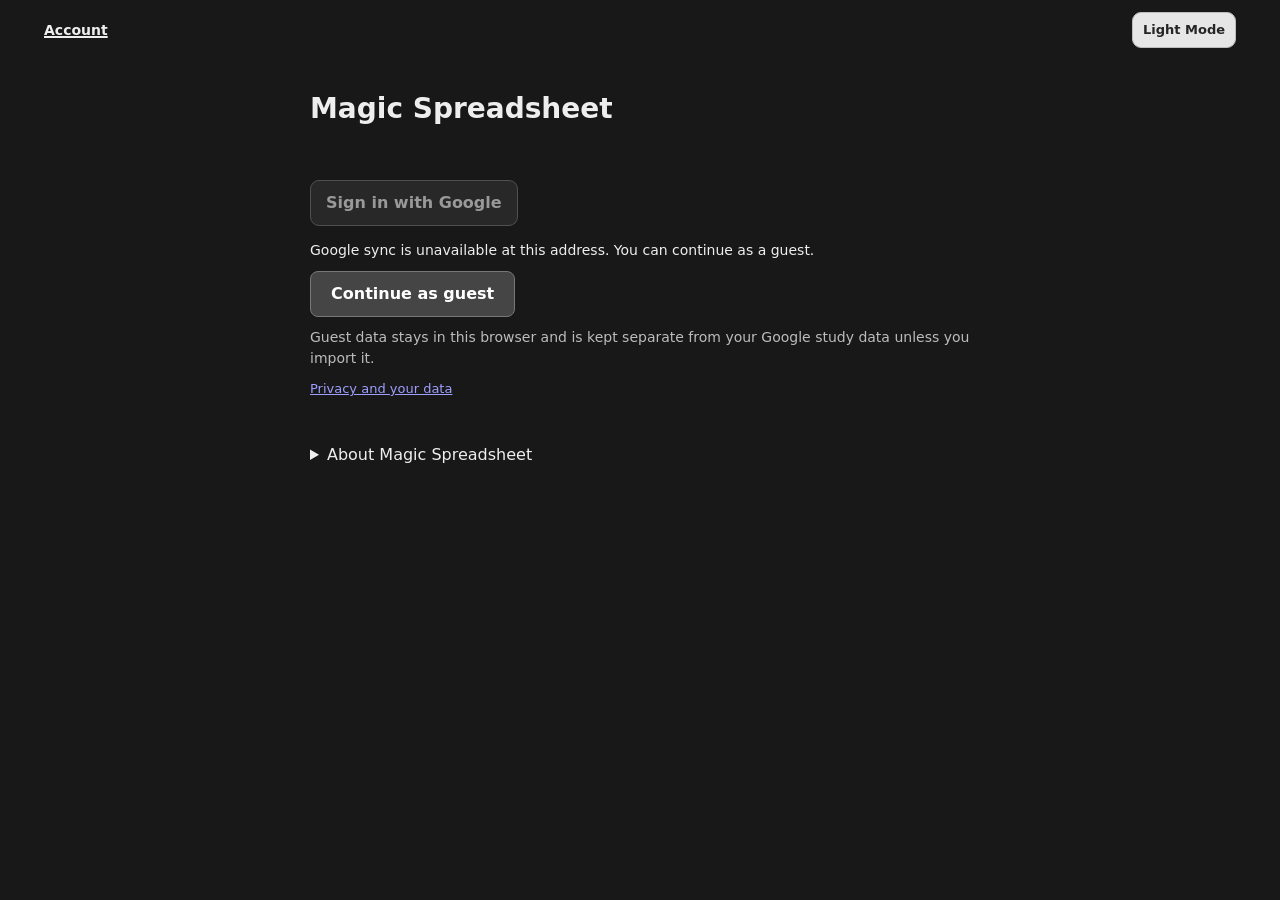
<file: index.html>
<!doctype html><html lang="en" data-theme="dark"><head><meta charset="utf-8"><meta name="viewport" content="width=device-width,initial-scale=1"><title>Magic Spreadsheet</title><script src="theme.js?v=20261026-local-study-1"></script><link rel="stylesheet" href="style.css?v=20261026-local-study-1"></head><body>
<div class="app-bar"><nav aria-label="Main navigation"><a id="home-link" href="#home" hidden>Home</a><a id="back-to-chart" href="#chart" hidden>← Back to chart</a><a id="account-link" href="#account">Account</a></nav><button id="theme-toggle" type="button">Light Mode</button></div>
<p id="session-loading" class="sync-status" role="status" hidden>Opening your study data…</p>
<section id="account-view" class="google-account" aria-labelledby="account-title" hidden><h1 id="account-title" tabindex="-1">Magic Spreadsheet</h1>
<section class="google-signin" aria-label="Sign-in options">

<p id="google-signin-status" role="status"></p><p id="account-save-status" role="status" hidden></p>
<div class="google-actions"><button id="sync-connect" type="button" disabled>Sign in with Google</button><button id="sync-cancel" type="button" class="secondary" hidden>Cancel connection</button></div>
<p id="sync-guidance" class="signin-description">Your study data saves automatically to Google Sheets</p>
<a id="sync-file-link" target="_blank" rel="noopener noreferrer" hidden>View study data in Google Sheets</a>
<div id="sync-recovery" hidden><p>There are unsynced changes on this device.</p><label>Local copy <select id="sync-recoveries"></select></label><button id="sync-recover" type="button">Recover selected local copy</button><button id="sync-keep-cloud" type="button">Open Google copy and keep local copies for later</button></div>
<div id="sync-conflict" hidden><p>Both versions are preserved. Export a copy before choosing if you want to compare them.</p><select id="sync-copies" aria-label="Google copies"></select><button id="sync-export-copy" type="button">Export selected Google copy</button><button id="sync-use-cloud" type="button">Continue with selected Google copy</button><button id="sync-use-local" type="button">Continue with this device’s copy</button></div>
<button id="sync-retry" class="secondary" type="button" hidden>Retry sync</button>
<div id="account-exit" class="google-actions account-exit" hidden><button id="google-signout" type="button" class="secondary" hidden>Sign out</button></div>
<p><a id="open-chart" class="open-chart" href="#chart">Continue as guest</a></p>
<p class="muted signin-description">Guest data stays in this browser and is kept separate from your Google study data unless you import it.</p>
<p class="muted"><a href="privacy.html">Privacy and your data</a></p></section><details class="about-study"><summary>About Magic Spreadsheet</summary><p>A study tool inspired by Ali Abdaal’s revision chart and question-based study approach. Choose a question set, review its questions, then chart your progress.</p><a href="https://aliabdaal.com/studying/how-to-study-spaced-repetition-and-my-magic-spreadsheet-system/">Read the magic spreadsheet guide</a><p><a href="https://www.youtube.com/watch?v=iIyDJK_SAjs&amp;t=6s">How to Study for Exams with Google Sheets</a></p><p>It is a hybrid of the two techniques from the above links. It uses the scheduling technique from the first link, and question sets like in the second link, combined into a single automated tool.</p></details></section>
<div id="save-indicator" class="sync-status" hidden><span id="sync-status" role="status">Guest mode · saved in this browser</span> <button id="sync-reconnect" type="button" class="secondary" hidden>Reconnect Google</button> <a id="sync-attention" href="#account" hidden>Review account</a></div>
<div id="status" role="status" aria-live="polite"></div><div class="undo-bar"><button id="undo" class="secondary" hidden>Undo last mark</button></div>
<section id="chart-view" class="overview" aria-labelledby="overview-title" hidden><h2 id="overview-title" tabindex="-1">Progress chart</h2><div class="set-create"><form id="new-set"><label for="set-name">New question set</label><input id="set-name" required placeholder="e.g. Biology · Cell structure"><button>Create question set</button><button id="sample" class="secondary" type="button">Load sample set</button></form></div><button id="chart-progress" disabled>Chart Progress</button><div class="history-actions"><button id="delete-entry" class="secondary" disabled>Delete Entry</button><button id="undo-entry" class="secondary" hidden>Undo Entry Deletion</button><button id="undo-set" class="secondary" hidden>Undo set deletion</button><span id="entry-selection" class="muted" aria-live="polite">Select a dated cell to delete only its progress entry.</span></div><div id="overview-scroll" class="overview-scroll" tabindex="0" role="region" aria-label="Scrollable history for all subjects"><table id="history-grid"><caption class="sr-only">All question sets with successive progress entries. Dates belong to individual cells, not shared calendar columns.</caption><tbody id="history"></tbody></table></div><p id="history-empty" class="muted">Create a question set to start your overview.</p><p class="muted legend">Chart color represents percent of questions marked green. <span class="grade-key" tabindex="0" title="A: 90% and above green">Green: A<span class="sr-only"> — 90% and above green</span></span> <span class="grade-key" tabindex="0" title="B: 80% to below 90% green">Light green: B<span class="sr-only"> — 80% to below 90% green</span></span> <span class="grade-key" tabindex="0" title="C: 70% to below 80% green">Yellow: C<span class="sr-only"> — 70% to below 80% green</span></span> <span class="grade-key" tabindex="0" title="D: 60% to below 70% green">Orange: D<span class="sr-only"> — 60% to below 70% green</span></span> <span class="grade-key" tabindex="0" title="F: below 60% green">Red: F<span class="sr-only"> — below 60% green</span></span>.</p><details class="data-tools"><summary>Backup and restore</summary><h2>Your data</h2><button id="export" class="secondary">Export backup</button><label class="file-label">Restore backup<input id="restore" type="file" accept=".json,application/json"></label><p class="muted">Restoring replaces the current study data after confirmation. When signed in, the restored data will also save to Google Sheets. Use two-column import to add questions.</p></details></section>
<main id="detail-view" class="detail-view" hidden><div id="workspace" hidden><div class="set-header"><div><h2 id="title" tabindex="-1"></h2></div><div class="actions"><button id="add-question" class="secondary">Add question</button><button id="rename" class="secondary">Rename set</button></div></div><section class="stats" id="stats"></section>

<section><div class="section-header"><h3 class="sr-only">Questions</h3><button id="undo-question" class="secondary" hidden>Undo question deletion</button><label><input id="difficult-only" type="checkbox"> Difficult only (red)</label></div><div id="questions"></div></section>
<details id="editor-panel" class="panel"><summary id="editor-title">Add a question</summary><form id="editor"><label for="question">Question or concept prompt</label><textarea id="question" required rows="2"></textarea><label for="answer">Answer or explanation</label><textarea id="answer" required rows="3"></textarea><div class="actions"><button id="save-item">Add question</button><button id="delete-question" type="button" class="secondary" hidden>Delete question</button><button id="cancel-edit" type="button" class="secondary" hidden>Cancel edit</button></div></form></details>
<details id="import-panel" class="panel"><summary>Import questions</summary><p class="muted">Paste two columns from a spreadsheet, or choose a CSV/TSV file. Optional header: Question, Answer. Quoted commas and multiline answers are supported. Import appends questions; headings and blank answers are rejected.</p><form id="import"><label for="pairs">Two-column text</label><textarea id="pairs" rows="4" placeholder="Question&#9;Answer"></textarea><label class="file-label">Choose CSV or TSV<input id="pairs-file" type="file" accept=".csv,.tsv,.txt,text/csv,text/plain"></label><button>Import into this set</button></form></details></div></main>
<script type="module" src="app.js?v=20261026-local-study-1"></script></body></html>
</file>
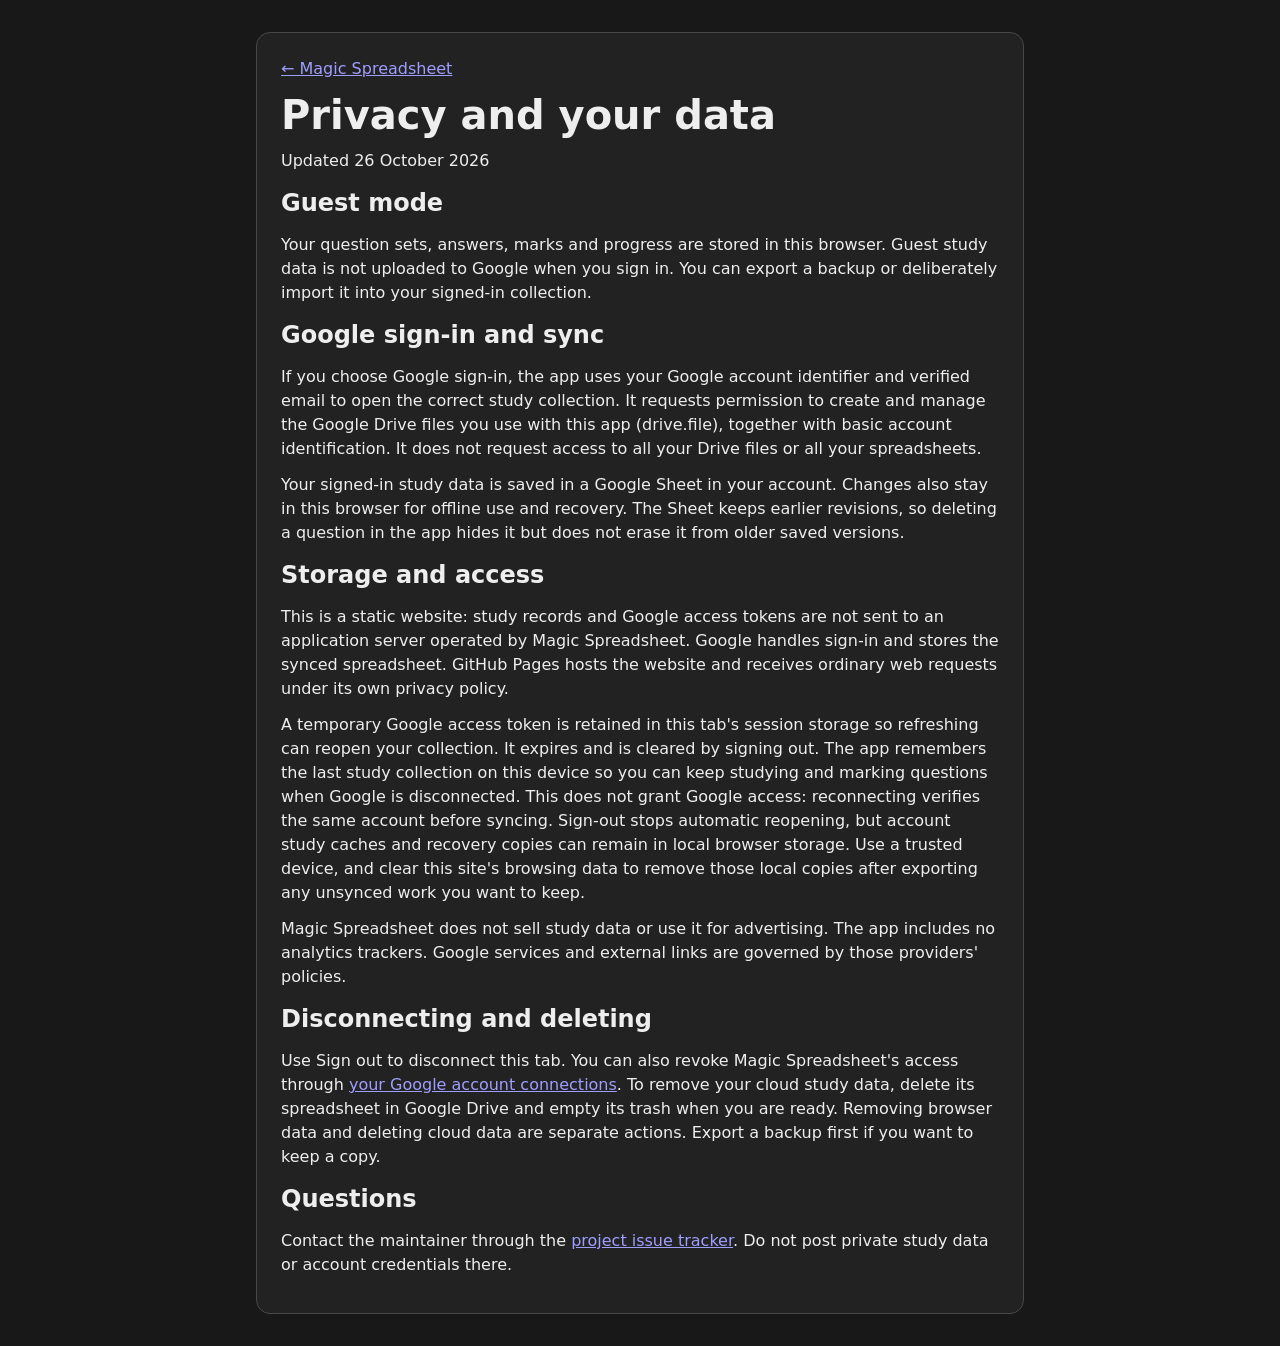
<file: privacy.html>
<!doctype html>
<html lang="en" data-theme="dark"><head><meta charset="utf-8"><meta name="viewport" content="width=device-width,initial-scale=1"><title>Privacy · Magic Spreadsheet</title><script src="theme.js?v=20261026-local-study-1"></script><link rel="stylesheet" href="style.css?v=20261026-local-study-1"></head><body>
<main class="panel" style="max-width:48rem;margin:2rem auto;padding:1.5rem">
<a href="./">← Magic Spreadsheet</a><h1>Privacy and your data</h1><p>Updated 26 October 2026</p>
<h2>Guest mode</h2><p>Your question sets, answers, marks and progress are stored in this browser. Guest study data is not uploaded to Google when you sign in. You can export a backup or deliberately import it into your signed-in collection.</p>
<h2>Google sign-in and sync</h2><p>If you choose Google sign-in, the app uses your Google account identifier and verified email to open the correct study collection. It requests permission to create and manage the Google Drive files you use with this app (drive.file), together with basic account identification. It does not request access to all your Drive files or all your spreadsheets.</p>
<p>Your signed-in study data is saved in a Google Sheet in your account. Changes also stay in this browser for offline use and recovery. The Sheet keeps earlier revisions, so deleting a question in the app hides it but does not erase it from older saved versions.</p>
<h2>Storage and access</h2><p>This is a static website: study records and Google access tokens are not sent to an application server operated by Magic Spreadsheet. Google handles sign-in and stores the synced spreadsheet. GitHub Pages hosts the website and receives ordinary web requests under its own privacy policy.</p>
<p>A temporary Google access token is retained in this tab's session storage so refreshing can reopen your collection. It expires and is cleared by signing out. The app remembers the last study collection on this device so you can keep studying and marking questions when Google is disconnected. This does not grant Google access: reconnecting verifies the same account before syncing. Sign-out stops automatic reopening, but account study caches and recovery copies can remain in local browser storage. Use a trusted device, and clear this site's browsing data to remove those local copies after exporting any unsynced work you want to keep.</p>
<p>Magic Spreadsheet does not sell study data or use it for advertising. The app includes no analytics trackers. Google services and external links are governed by those providers' policies.</p>
<h2>Disconnecting and deleting</h2><p>Use Sign out to disconnect this tab. You can also revoke Magic Spreadsheet's access through <a href="https://myaccount.google.com/connections">your Google account connections</a>. To remove your cloud study data, delete its spreadsheet in Google Drive and empty its trash when you are ready. Removing browser data and deleting cloud data are separate actions. Export a backup first if you want to keep a copy.</p>
<h2>Questions</h2><p>Contact the maintainer through the <a href="https://github.com/Leo-U/magic-spreadsheet/issues">project issue tracker</a>. Do not post private study data or account credentials there.</p>
</main></body></html>
</file>
<file: style.css>
:root{font-family:system-ui,sans-serif;color:#233c38;background:#f3f5f0;line-height:1.5}*{box-sizing:border-box}body{margin:0}header{padding:32px max(24px,calc((100vw - 1240px)/2));background:#153e37;color:#fff;display:flex;justify-content:space-between;align-items:center;gap:20px}h1{font-size:clamp(28px,4vw,40px);margin:4px 0}h2,h3,p{margin:0 0 12px}h2{font-size:24px}h3{font-size:19px}.eyebrow{font-size:11px;letter-spacing:2px;font-weight:700;color:#acd6bc}.badge{border:1px solid #7ba698;border-radius:30px;padding:8px 14px;white-space:nowrap;font-size:13px}.notice{background:#e2ebdf;padding:14px 24px;text-align:center;font-size:14px}.layout{max-width:1240px;margin:24px auto;padding:0 24px;display:grid;grid-template-columns:260px minmax(0,1fr);gap:32px}aside{align-self:start}aside h2{font-size:17px}main{min-width:0}nav{display:grid;gap:8px;margin-bottom:24px}button,input,textarea{font:inherit}button,.file-label{min-height:44px}button{cursor:pointer;border:1px solid transparent;background:#20634f;color:#fff;border-radius:9px;padding:10px 15px;font-weight:600}button:hover{filter:brightness(.94)}button:disabled{opacity:.5;cursor:not-allowed}.secondary{background:#fff;color:#285046;border-color:#c9d5cb}nav button{text-align:left;overflow-wrap:anywhere}.active{background:#d9e9d7;border-color:#20634f;color:#173c30}aside button{width:100%;margin-bottom:8px}label{display:block;margin:8px 0;font-size:14px}input:not([type=checkbox]):not([type=radio]),textarea{width:100%;border:1px solid #b7c9bd;border-radius:8px;padding:11px;background:#fff;color:#233c38}input[type=checkbox],input[type=radio]{width:22px;height:22px;vertical-align:middle;margin-right:7px;accent-color:#20634f}textarea{resize:vertical}form button{margin-top:12px}.panel,.question{background:#fff;border:1px solid #dce4da;border-radius:14px;padding:22px;margin-bottom:20px}.muted{color:#52655d;font-size:13px}.set-header,.section-header,.actions{display:flex;justify-content:space-between;align-items:center;gap:14px;flex-wrap:wrap}.set-header{margin-bottom:20px}.set-header .eyebrow{color:#557e64}.stats{display:grid;grid-template-columns:repeat(3,1fr);gap:12px;margin-bottom:22px}.stat{background:#e6ecdf;padding:18px;border-radius:12px}.stat strong{font-size:28px;display:block}.history{display:flex;gap:10px;overflow-x:auto;padding:6px 0 14px}.snapshot{flex:0 0 130px;border-radius:9px;padding:12px;color:#26322a;font-size:12px}.snapshot strong{display:block;font-size:22px}.question h4{font-size:18px;margin:0 0 14px;white-space:pre-wrap;overflow-wrap:anywhere}.answer{white-space:pre-wrap;overflow-wrap:anywhere;border-left:3px solid #8caf99;background:#f2f6ee;padding:14px;margin:14px 0}.marks{display:flex;flex-wrap:wrap;gap:8px;margin:14px 0}.marks label{padding:9px 12px;border-radius:8px;border:1px solid #cfd8cf;margin:0;display:flex;align-items:center;min-height:44px}.green{background:#e1efdf}.yellow{background:#fff5c7}.red{background:#f7ded6}.question details{margin-top:15px}summary{cursor:pointer;min-height:44px;padding:10px 0}.review-row{padding:8px 0;border-top:1px solid #e4e9e0;font-size:13px}.file-label{border:1px dashed #b4c7b6;padding:10px;border-radius:8px;overflow-wrap:anywhere}.file-label input{font-size:12px;padding:4px;border:0}hr{border:0;border-top:1px solid #d3dfd1;margin:24px 0}footer{padding:30px;text-align:center;color:#63766b;font-size:13px}#status{max-width:1192px;margin:12px auto;padding:0 24px;color:#215d40}#status.error{color:#9c3028}button:focus-visible,input:focus-visible,textarea:focus-visible,summary:focus-visible{outline:3px solid #d59128;outline-offset:3px}[hidden]{display:none!important}@media(max-width:720px){header{padding:24px;display:block}.badge{display:inline-block;margin-top:8px}.layout{grid-template-columns:1fr;padding:0 16px;gap:24px}aside{background:#eaf0e5;padding:16px;border-radius:12px}nav{grid-template-columns:repeat(2,minmax(0,1fr))}.panel,.question{padding:16px}.stats{gap:8px}.stat{padding:12px;font-size:12px}.stat strong{font-size:24px}.section-header>button{width:100%}.actions button{flex:1}.notice{text-align:left;padding:14px 16px}}

.undo-bar{position:sticky;top:8px;z-index:2;max-width:1192px;margin:0 auto;padding:0 24px;pointer-events:none}.undo-bar button{pointer-events:auto;box-shadow:0 2px 8px #233c3820}
.overview{max-width:1240px;margin:24px auto;padding:0 24px;min-width:0}.overview h2{font-size:20px}.overview-scroll{max-width:100%;overflow:auto;isolation:isolate;border:1px solid #a9b5a6;background:#fff}#history-grid{border-collapse:separate;border-spacing:0;width:max-content;font-size:11px;line-height:16px;color:#202820}#history-grid th,#history-grid td{border-right:1px solid #a9b5a6;border-bottom:1px solid #a9b5a6;vertical-align:middle}#history-grid tr:last-child>*{border-bottom:0}#history-grid th{position:sticky;left:0;z-index:1;background:#edf1e8;width:120px;min-width:120px;max-width:120px;text-align:left;padding:0}.topic-link{display:block;width:119px;min-height:52px;border:0;border-radius:0;background:transparent;color:#233c38;text-align:left;padding:3px 6px;font-size:12px;line-height:16px;font-weight:600;overflow-wrap:anywhere}.history-cell{width:83px;min-width:83px;height:53px;padding:2px 4px;text-align:center;font-variant-numeric:tabular-nums;white-space:nowrap}.history-cell span{display:block}.no-history{padding:4px 8px;color:#60705b;font-style:italic;min-width:120px}.legend{margin-top:8px}.study-actions{margin-bottom:20px}.sr-only{position:absolute;width:1px;height:1px;padding:0;margin:-1px;overflow:hidden;clip:rect(0,0,0,0);white-space:nowrap;border:0}@media(max-width:720px){.overview{padding:0 16px}.overview h2{font-size:18px}}

#chart-progress{margin:0 0 12px}.subject-select{display:block;margin:4px 6px!important}#history-grid th .topic-link{min-height:28px;padding-top:0}

.question-heading{display:flex;align-items:flex-start;gap:8px;margin-bottom:14px}.question-heading h4{margin:0;min-width:0;flex:0 1 auto;padding-top:8px}.edit-icon{width:44px;height:44px;min-width:44px;flex:0 0 44px;padding:0;display:inline-flex;align-items:center;justify-content:center;border-color:transparent;background:transparent}.edit-icon:hover{background:#edf1e8}

.history-actions{display:flex;align-items:center;flex-wrap:wrap;gap:8px;margin-bottom:10px}#history-grid .history-cell{padding:0}.history-select{display:block;width:100%;min-width:82px;min-height:53px;padding:2px 4px;background:transparent;color:inherit;border:0;border-radius:0;font-size:11px;font-weight:400;line-height:16px}.history-select[aria-pressed="true"]{box-shadow:inset 0 0 0 2px #173e37}.history-select:focus-visible{outline:3px solid #173e37;outline-offset:-3px}

.history-cell{cursor:pointer}.history-cell.selected-cell{box-shadow:inset 0 0 0 2px #173e37}.history-cell.selected-cell .history-select{box-shadow:none}

.detail-view{max-width:940px;margin:24px auto;padding:0 24px}.back-link{display:inline-flex;align-items:center;min-height:44px;margin-bottom:18px;color:#20634f;font-weight:600}.set-create{margin:20px 0;max-width:780px}.set-create form{display:flex;align-items:end;flex-wrap:wrap;gap:8px}.set-create label{width:100%;margin:0}.set-create input{flex:1;min-width:180px}.set-create button{margin:0}.data-tools{margin-top:24px;max-width:540px}.data-tools summary{font-weight:600}.data-tools button{margin:8px 0}a.topic-link{text-decoration:underline;display:flex;align-items:center}a:focus-visible{outline:3px solid #d59128;outline-offset:2px}@media(max-width:720px){.detail-view{padding:0 16px}.set-create button{width:100%}}

.row-actions{display:flex;align-items:center;justify-content:space-between}.row-delete-set{background:transparent;color:#854036;border:0;border-radius:4px;font-size:11px;font-weight:500;padding:3px 5px;min-height:44px;white-space:nowrap}.row-delete-set:hover{background:#f5e2dd}

/* Compact spreadsheet grid: exactly one border per shared edge. */
.overview-scroll{border:0}#history-grid{border-top:1px solid #37413d;border-left:1px solid #37413d}#history-grid th,#history-grid td,#history-grid tr:last-child>*{border-right:1px solid #37413d;border-bottom:1px solid #37413d}#history-grid th{width:168px;min-width:168px;max-width:168px}.set-controls{display:grid;grid-template-columns:28px minmax(0,1fr)32px;align-items:center;gap:0;min-height:36px}.select-set{display:flex;align-items:center;justify-content:center;margin:0;width:28px;height:36px}.select-set .subject-select{width:18px;height:18px;margin:0!important}#history-grid th a.topic-link{display:block;width:auto;min-height:36px;height:36px;padding:0 2px;line-height:36px;overflow:hidden;text-overflow:ellipsis;white-space:nowrap;font-size:11px}.row-delete-set{display:flex;align-items:center;justify-content:center;width:32px;min-width:32px;height:36px;min-height:36px;padding:0;border-radius:0}#history-grid .history-cell{height:36px;width:1px;min-width:0;padding:0}.history-select{min-width:0;min-height:36px;height:36px;padding:4px;font-size:11px;line-height:14px}.history-cell.selected-cell{box-shadow:inset 0 0 0 1px #173e37}.history-select:focus-visible{outline:1px solid #173e37;outline-offset:-1px}

/* Size history columns to their longest label, not an arbitrary minimum. */
#history-grid .no-history{min-width:0;white-space:normal;padding:4px}

.grade-key{display:inline-block;white-space:nowrap;margin-right:12px}.grade-key:last-child{margin-right:0}.grade-key:focus-visible{outline:2px solid #173e37;outline-offset:2px}

/* Theme preferences never alter study data or the chart's grade palette. */
:root{color-scheme:light}
.header-tools{display:flex;align-items:center;gap:8px;flex-wrap:wrap}
#theme-toggle{min-height:36px;padding:6px 10px;font-size:13px;border:1px solid #7ba698;background:#153e37;color:#fff;white-space:nowrap}
#theme-toggle span{display:inline-block;min-width:22px;margin-left:4px;font-weight:400}
:root[data-theme="dark"]{color-scheme:dark;background:#181818;color:#eeeeee}
[data-theme="dark"] header{background:#202020}
[data-theme="dark"] .notice{background:#292929;color:#d4d4d4}
[data-theme="dark"] .panel,[data-theme="dark"] .question{background:#222222;border-color:#484848}
[data-theme="dark"] .muted,[data-theme="dark"] footer{color:#bcbcbc}
[data-theme="dark"] .secondary{background:#303030;color:#eeeeee;border-color:#686868}
[data-theme="dark"] button:not(.secondary):not(.history-select):not(.row-delete-set):not(#theme-toggle){background:#454545;color:#fff}
[data-theme="dark"] button:disabled:not(.history-select):not(.row-delete-set):not(#theme-toggle){opacity:1;background:#282828;color:#999999;border-color:#505050}
[data-theme="dark"] input:not([type=checkbox]):not([type=radio]),[data-theme="dark"] textarea{background:#1b1b1b;color:#eeeeee;border-color:#707070}
[data-theme="dark"] input::placeholder,[data-theme="dark"] textarea::placeholder{color:#aaaaaa;opacity:1}
[data-theme="dark"] input[type=checkbox],[data-theme="dark"] input[type=radio]{accent-color:#cccccc}
[data-theme="dark"] .stat{background:#2c2c2c;color:#eeeeee}
[data-theme="dark"] .answer{background:#292929;color:#eeeeee;border-color:#888888}
[data-theme="dark"] .marks label{color:#233c38;border-color:#6e8474}
[data-theme="dark"] .marks input{color-scheme:light;accent-color:#20634f}
[data-theme="dark"] .back-link,[data-theme="dark"] #history-grid th .topic-link{color:#e2e2e2}
[data-theme="dark"] .set-header .eyebrow{color:#bcbcbc}
[data-theme="dark"] #status{color:#e2e2e2}
[data-theme="dark"] #status.error{color:#ffada0}
[data-theme="dark"] .file-label,[data-theme="dark"] hr{border-color:#707070}
[data-theme="dark"] .overview-scroll{background:#181818}
[data-theme="dark"] #history-grid th{background:#292929;border-color:#888888}
[data-theme="dark"] #history-grid{border-top-color:#888888;border-left-color:#888888}
[data-theme="dark"] #history-grid .no-history{color:#bcbcbc;border-color:#888888}
[data-theme="dark"] .history-cell,[data-theme="dark"] .history-select{color:#202820}
[data-theme="dark"] .row-delete-set{color:#d4d4d4;background:transparent}
[data-theme="dark"] .row-delete-set:hover{background:#414141}
[data-theme="dark"] .edit-icon{background:transparent;color:#dddddd}
[data-theme="dark"] .edit-icon:hover{background:#383838}
[data-theme="dark"] :is(button,input,textarea,summary,a,.grade-key,.overview-scroll):focus-visible{outline-color:#f5f5f5}
/* Keep dark focus clearly visible on the unchanged light grade fills. */
[data-theme="dark"] .history-select:focus-visible{outline-color:#173e37}
@media(max-width:720px){.header-tools{margin-top:8px}.header-tools .badge{margin-top:0}}

/* Neutral application chrome; semantic study colors remain unchanged. */
[data-theme="dark"] .eyebrow{color:#bcbcbc}
[data-theme="dark"] .badge{border-color:#686868}
[data-theme="dark"] #theme-toggle{background:#303030;color:#eeeeee;border-color:#686868}
[data-theme="dark"] button:hover{filter:brightness(1.15)}
[data-theme="dark"] button:disabled:hover{filter:none}

/* Neutral light palette, keeping result colors intact. */
:root[data-theme="light"]{background:#f6f6f6;color:#292929}
[data-theme="light"] header{background:#252525}
[data-theme="light"] .eyebrow{color:#c7c7c7}
[data-theme="light"] .badge{border-color:#888888}
[data-theme="light"] #theme-toggle{background:#333333;border-color:#888888}
[data-theme="light"] .notice{background:#e8e8e8;color:#333333}
[data-theme="light"] .panel,[data-theme="light"] .question{background:#ffffff;border-color:#d2d2d2}
[data-theme="light"] .muted,[data-theme="light"] footer{color:#595959}
[data-theme="light"] .secondary{background:#ffffff;color:#333333;border-color:#aaaaaa}
[data-theme="light"] button:not(.secondary):not(.history-select):not(.row-delete-set):not(#theme-toggle){background:#393939;color:#ffffff}
[data-theme="light"] button:disabled:not(.history-select):not(.row-delete-set):not(#theme-toggle){opacity:1;background:#e3e3e3;color:#707070;border-color:#bcbcbc}
[data-theme="light"] input:not([type=checkbox]):not([type=radio]),[data-theme="light"] textarea{background:#ffffff;color:#292929;border-color:#929292}
[data-theme="light"] input::placeholder,[data-theme="light"] textarea::placeholder{color:#707070;opacity:1}
[data-theme="light"] input[type=checkbox],[data-theme="light"] input[type=radio]{accent-color:#454545}
[data-theme="light"] .stat{background:#e7e7e7;color:#292929}
[data-theme="light"] .answer{background:#f0f0f0;color:#292929;border-color:#888888}
[data-theme="light"] .marks label{color:#292929;border-color:#aaaaaa}
[data-theme="light"] .back-link,[data-theme="light"] #history-grid th .topic-link{color:#333333}
[data-theme="light"] .set-header .eyebrow{color:#626262}
[data-theme="light"] #status{color:#333333}
[data-theme="light"] #status.error{color:#9c3028}
[data-theme="light"] .file-label,[data-theme="light"] hr{border-color:#999999}
[data-theme="light"] #history-grid th{background:#ededed}
[data-theme="light"] #history-grid,[data-theme="light"] #history-grid th,[data-theme="light"] #history-grid td{border-color:#3d3d3d}
[data-theme="light"] #history-grid .no-history{color:#595959}
[data-theme="light"] .history-cell,[data-theme="light"] .history-select{color:#202020}
[data-theme="light"] .row-delete-set{color:#555555;background:transparent}
[data-theme="light"] .row-delete-set:hover{background:#dddddd}
[data-theme="light"] .edit-icon{background:transparent;color:#444444}
[data-theme="light"] .edit-icon:hover{background:#eeeeee}
[data-theme="light"] :is(button,input,textarea,summary,a,.grade-key,.overview-scroll):focus-visible{outline-color:#242424}
[data-theme="light"] .history-cell.selected-cell{box-shadow:inset 0 0 0 1px #242424}
[data-theme="light"] button:disabled:hover{filter:none}

/* Minimal navigation shared by landing, chart and study views. */
.app-bar{max-width:1240px;margin:0 auto;padding:12px 24px;display:flex;align-items:center;justify-content:space-between;gap:16px}
.app-bar nav{display:flex;align-items:center;gap:16px;margin:0;min-height:36px}
.app-bar a{display:inline-flex;align-items:center;min-height:36px;color:inherit;font-size:14px}
.landing{max-width:720px;margin:48px auto;padding:0 24px}
.landing h1{margin-bottom:20px}
.landing p{margin-bottom:20px}
.landing a{color:inherit}
.open-chart{display:inline-flex;align-items:center;min-height:44px;padding:10px 20px;background:#393939;color:#fff!important;border:1px solid #777;border-radius:8px;font-weight:600;text-decoration:none}
.resource-links{padding-left:20px;margin:28px 0}.resource-links li{padding:8px 0}
[data-theme="dark"] .open-chart{background:#454545}
[data-theme="light"] #theme-toggle{color:#fff}
@media(max-width:720px){.app-bar{padding:8px 16px}.landing{margin:24px auto;padding:0 16px}}

/* Dense question desk; chart cells and grade palette are untouched. */
.detail-view{max-width:1100px;margin:4px auto 20px;padding:0 24px}
.detail-view .set-header{margin-bottom:4px;gap:8px}
.detail-view h2{font-size:20px;margin:0}
.detail-view .actions{gap:6px}
.detail-view button{min-height:32px;padding:4px 8px;font-size:13px;border-radius:4px}
.detail-view .stats{display:flex;flex-wrap:wrap;gap:12px;margin:0 0 4px;font-size:12px}
.detail-view .stat{padding:0;background:transparent!important;border-radius:0}
.detail-view .stat strong{display:inline;font-size:12px;margin-right:4px}
.detail-view .section-header{justify-content:flex-end;gap:8px;margin:0 0 2px}
.detail-view .section-header label{margin:0;font-size:12px;min-height:28px;display:flex;align-items:center}
.detail-view .section-header input{width:18px;height:18px}
.detail-view .question{display:grid;grid-template-columns:minmax(0,1fr) auto;align-items:center;gap:4px 10px;padding:6px 0;margin:0;border:0;border-bottom:1px solid #666;border-radius:0;background:transparent}
.detail-view .question-heading{align-items:center;gap:4px;margin:0;min-width:0}
.detail-view .question-heading h4{font-size:14px;line-height:1.4;padding:0;margin:0;flex:1}
.detail-view .edit-icon{width:28px;min-width:28px;height:32px;flex:0 0 28px;padding:0}
.detail-view .question-controls{display:flex;align-items:center;gap:8px}
.detail-view .marks{display:flex;flex-wrap:nowrap;gap:4px;margin:0}
.detail-view .marks label{display:block;background:transparent;border:0;border-radius:0;padding:0;min-height:32px;width:32px;height:32px}
.detail-view .marks input[type=radio]{appearance:none;-webkit-appearance:none;display:block;margin:0;width:32px;height:32px;border:1px solid #777;border-radius:5px;cursor:pointer;background-repeat:no-repeat;background-position:center;background-size:20px}
.detail-view .marks .green input{background-color:#24bc68}
.detail-view .marks .yellow input{background-color:#f0c51b}
.detail-view .marks .red input{background-color:#ef504d}
.detail-view .marks input:checked{box-shadow:inset 0 0 0 2px #fff;background-image:url("data:image/svg+xml,%3Csvg xmlns='http://www.w3.org/2000/svg' viewBox='0 0 24 24'%3E%3Cpath d='m5 12 4 4L19 6' fill='none' stroke='%23141414' stroke-width='3' stroke-linecap='round' stroke-linejoin='round'/%3E%3C/svg%3E")}
.detail-view .marks input:hover{filter:brightness(1.1)}
.detail-view .marks input:focus-visible{outline:2px solid;outline-offset:2px}
.detail-view .answer{grid-column:1/-1;margin:2px 0;padding:6px 8px;font-size:14px;line-height:1.45}
.detail-view details.panel{padding:0;margin:10px 0;border:0;border-top:1px solid #777;border-radius:0;background:transparent}
.detail-view summary{min-height:32px;padding:6px 0;font-size:14px;font-weight:600}
.detail-view form label{margin:4px 0;font-size:13px}
.detail-view textarea{padding:6px;font-size:14px}
.detail-view form button{margin-top:6px}
.detail-view .file-label{padding:6px;min-height:32px}
.detail-view .panel .muted{margin-bottom:6px}
@media(max-width:720px){.detail-view{padding:0 16px}.detail-view .question{grid-template-columns:minmax(0,1fr);gap:2px;padding:5px 0}.detail-view .question-controls{justify-content:space-between}.detail-view .section-header>button{width:auto}.detail-view .set-header .actions button{flex:none}}

/* Rated rows share the saturated radio palette in either theme. */
.detail-view .question[data-rating="green"]{background:#24bc68}
.detail-view .question[data-rating="yellow"]{background:#f0c51b}
.detail-view .question[data-rating="red"]{background:#ef504d}
.detail-view .question:is([data-rating="green"],[data-rating="yellow"],[data-rating="red"]){color:#141414}
.detail-view .question[data-rating]:not([data-rating=""]) .secondary{background:rgba(255,255,255,.82);color:#141414;border-color:#444}
.detail-view .question[data-rating]:not([data-rating=""]) .secondary:hover{background:#fff;filter:none}
.detail-view .question[data-rating]:not([data-rating=""]) .answer{background:rgba(255,255,255,.82);color:#141414;border-color:#444}
.detail-view .question[data-rating]:not([data-rating=""]) :is(button,input):focus-visible{outline-color:#141414}
.detail-view .question[data-rating]:not([data-rating=""]) .marks input:checked{border-color:#141414;box-shadow:inset 0 0 0 2px #fff}

/* Soft, theme-aware question ratings; chart grades retain their own palette. */
[data-theme="dark"] .detail-view{--rating-green:#304c3c;--rating-yellow:#51462d;--rating-red:#513639;--rating-ink:#f2eee7;--rating-control:#ffffff12;--rating-hover:#ffffff24;--rating-border:#aaaca5;--rating-ring:#f2eee7}
[data-theme="light"] .detail-view{--rating-green:#dce9df;--rating-yellow:#f0e5c9;--rating-red:#ecdadd;--rating-ink:#292824;--rating-control:#ffffff66;--rating-hover:#ffffffaa;--rating-border:#73766e;--rating-ring:#292824}
.detail-view .question[data-rating="green"],.detail-view .marks .green input{background-color:var(--rating-green)}
.detail-view .question[data-rating="yellow"],.detail-view .marks .yellow input{background-color:var(--rating-yellow)}
.detail-view .question[data-rating="red"],.detail-view .marks .red input{background-color:var(--rating-red)}
.detail-view .question[data-rating]:not([data-rating=""]){color:var(--rating-ink)}
.detail-view .question[data-rating]:not([data-rating=""]) :is(.secondary,.answer){background:var(--rating-control);color:var(--rating-ink);border-color:var(--rating-border)}
.detail-view .question[data-rating]:not([data-rating=""]) .secondary:hover{background:var(--rating-hover)}
.detail-view .question[data-rating]:not([data-rating=""]) :is(button,input):focus-visible{outline-color:var(--rating-ink)}
.detail-view .marks input[type=radio]{border-color:var(--rating-border)}
.detail-view .marks input:checked,.detail-view .question[data-rating]:not([data-rating=""]) .marks input:checked{border-color:var(--rating-ring);box-shadow:inset 0 0 0 2px var(--rating-ring)}
[data-theme="dark"] .detail-view .marks input:checked{background-image:url("data:image/svg+xml,%3Csvg xmlns='http://www.w3.org/2000/svg' viewBox='0 0 24 24'%3E%3Cpath d='m5 12 4 4L19 6' fill='none' stroke='%23f2eee7' stroke-width='3' stroke-linecap='round' stroke-linejoin='round'/%3E%3C/svg%3E")}

/* Exact reference-sheet question colors, identical in both themes. */
[data-theme] .detail-view{--rating-green:#8fc08f;--rating-yellow:#fff89a;--rating-red:#dd7e6b;--rating-ink:#202020;--rating-control:#ffffff66;--rating-hover:#ffffffaa;--rating-border:#555555;--rating-ring:#202020}
[data-theme] .detail-view .marks input:checked{background-image:url("data:image/svg+xml,%3Csvg xmlns='http://www.w3.org/2000/svg' viewBox='0 0 24 24'%3E%3Cpath d='m5 12 4 4L19 6' fill='none' stroke='%23202020' stroke-width='3' stroke-linecap='round' stroke-linejoin='round'/%3E%3C/svg%3E")}

.google-connection{margin:24px 0;border-top:1px solid #777;padding-top:16px}.google-connection h2{font-size:20px}.google-connection p{margin:10px 0}.google-actions{display:flex;gap:8px;flex-wrap:wrap}.google-connection button{font-size:14px}.google-connection details{font-size:13px}.google-connection #google-copy-review{border:1px solid #777;padding:12px;margin:12px 0}.google-connection a{overflow-wrap:anywhere}

.google-signin{margin:24px 0;padding-top:16px;border-top:1px solid #777}.google-signin h2{font-size:20px}.google-signin p{margin:10px 0}.google-signin details{font-size:13px}#google-signin-button{max-width:100%;width:280px}

.google-account,.sync-status{max-width:1080px;margin:12px auto;padding:0 20px}.google-account .google-signin{border:0;padding:0;margin:12px 0}.google-account button,.google-account select{margin:5px 4px 5px 0}.sync-status{font-size:13px;color:var(--muted);min-height:20px}.google-account p{overflow-wrap:anywhere}

/* Account controls: one next step, workspace tools on demand. */
.google-account .google-signin{max-width:660px;padding:12px 0}
.google-account h2{font-size:17px;margin:0 0 10px}
.google-account #sync-manage{margin:16px 0;padding:12px;border:1px solid var(--muted);border-radius:6px}
.google-account #sync-options label{display:block;margin-top:12px}
.google-account #sync-files{display:block;width:100%;max-width:100%;min-width:0}
.google-account .google-actions{align-items:center;gap:8px}
.google-account .google-actions button{margin:4px 0}
.google-account .sync-extra{margin:14px 0}
.google-account .account-exit{margin-top:18px;border-top:1px solid var(--muted);padding-top:10px}
.google-account #sync-active{font-weight:600;overflow-wrap:anywhere}
.google-account #sync-guidance{line-height:1.5}

/* Account controls live on a dedicated route. */
.google-account{max-width:700px;margin:28px auto;padding:0 20px}
.google-account h1{font-size:28px;margin:0 0 24px}
.app-bar nav{flex-wrap:wrap;gap:8px 16px}
.app-bar a[aria-current="page"]{font-weight:700;text-decoration-thickness:2px}
.sync-status a{margin-left:8px;color:inherit}
.sync-status.needs-attention{color:var(--text);border-left:3px solid #d99b36}
@media(max-width:480px){.app-bar{align-items:flex-start;gap:8px}.app-bar nav{gap:4px 12px}.google-account{margin:20px auto;padding:0 16px}}

.google-account .signin-description{font-size:14px;line-height:1.5}

/* Use the same near-black grid in both themes, including empty-history cells. */
[data-theme] #history-grid{border-top:1px solid #111;border-left:1px solid #111}
[data-theme] #history-grid th,[data-theme] #history-grid td,[data-theme] #history-grid .no-history,[data-theme] #history-grid tr:last-child>*{border-right:1px solid #111;border-bottom:1px solid #111}

/* Make study-set navigation recognizable as links in either theme. */
[data-theme="light"] #history-grid th a.topic-link{color:#0759b6}
[data-theme="dark"] #history-grid th a.topic-link{color:#8fc5ff}
#history-grid th a.topic-link{text-decoration-line:underline;text-decoration-thickness:1px;text-underline-offset:3px;text-decoration-skip-ink:none}

/* Empty history slots complete the grid; unused scroll space is not a cell. */
[data-theme] .overview-scroll{background:transparent}
[data-theme="light"] #history-grid :is(.empty-history,.no-history){background:#fff}
[data-theme="dark"] #history-grid :is(.empty-history,.no-history){background:#292929}

/* A visual switch conveys the state without changing the label. */
[data-theme] #theme-toggle{display:inline-flex;align-items:center;gap:10px}
[data-theme="light"] #theme-toggle{background:#dcecff;color:#17334d;border-color:#3778b8}
[data-theme="dark"] #theme-toggle{background:#303030;color:#eee;border-color:#686868}
#theme-toggle .theme-switch{position:relative;width:28px;min-width:28px;height:16px;margin:0;border-radius:10px;background:#777}
#theme-toggle .theme-switch::after{content:"";position:absolute;top:3px;left:3px;width:10px;height:10px;border-radius:50%;background:#fff}
#theme-toggle[aria-checked="true"] .theme-switch{background:#8fc5ff}
#theme-toggle[aria-checked="true"] .theme-switch::after{left:15px;background:#18334d}

/* Preview the destination theme on the mode-switch button. */
[data-theme="dark"] #theme-toggle{background:#e6e6e6;color:#252525;border-color:#bcbcbc}
[data-theme="light"] #theme-toggle{background:#303030;color:#f2f2f2;border-color:#555}
</file>
